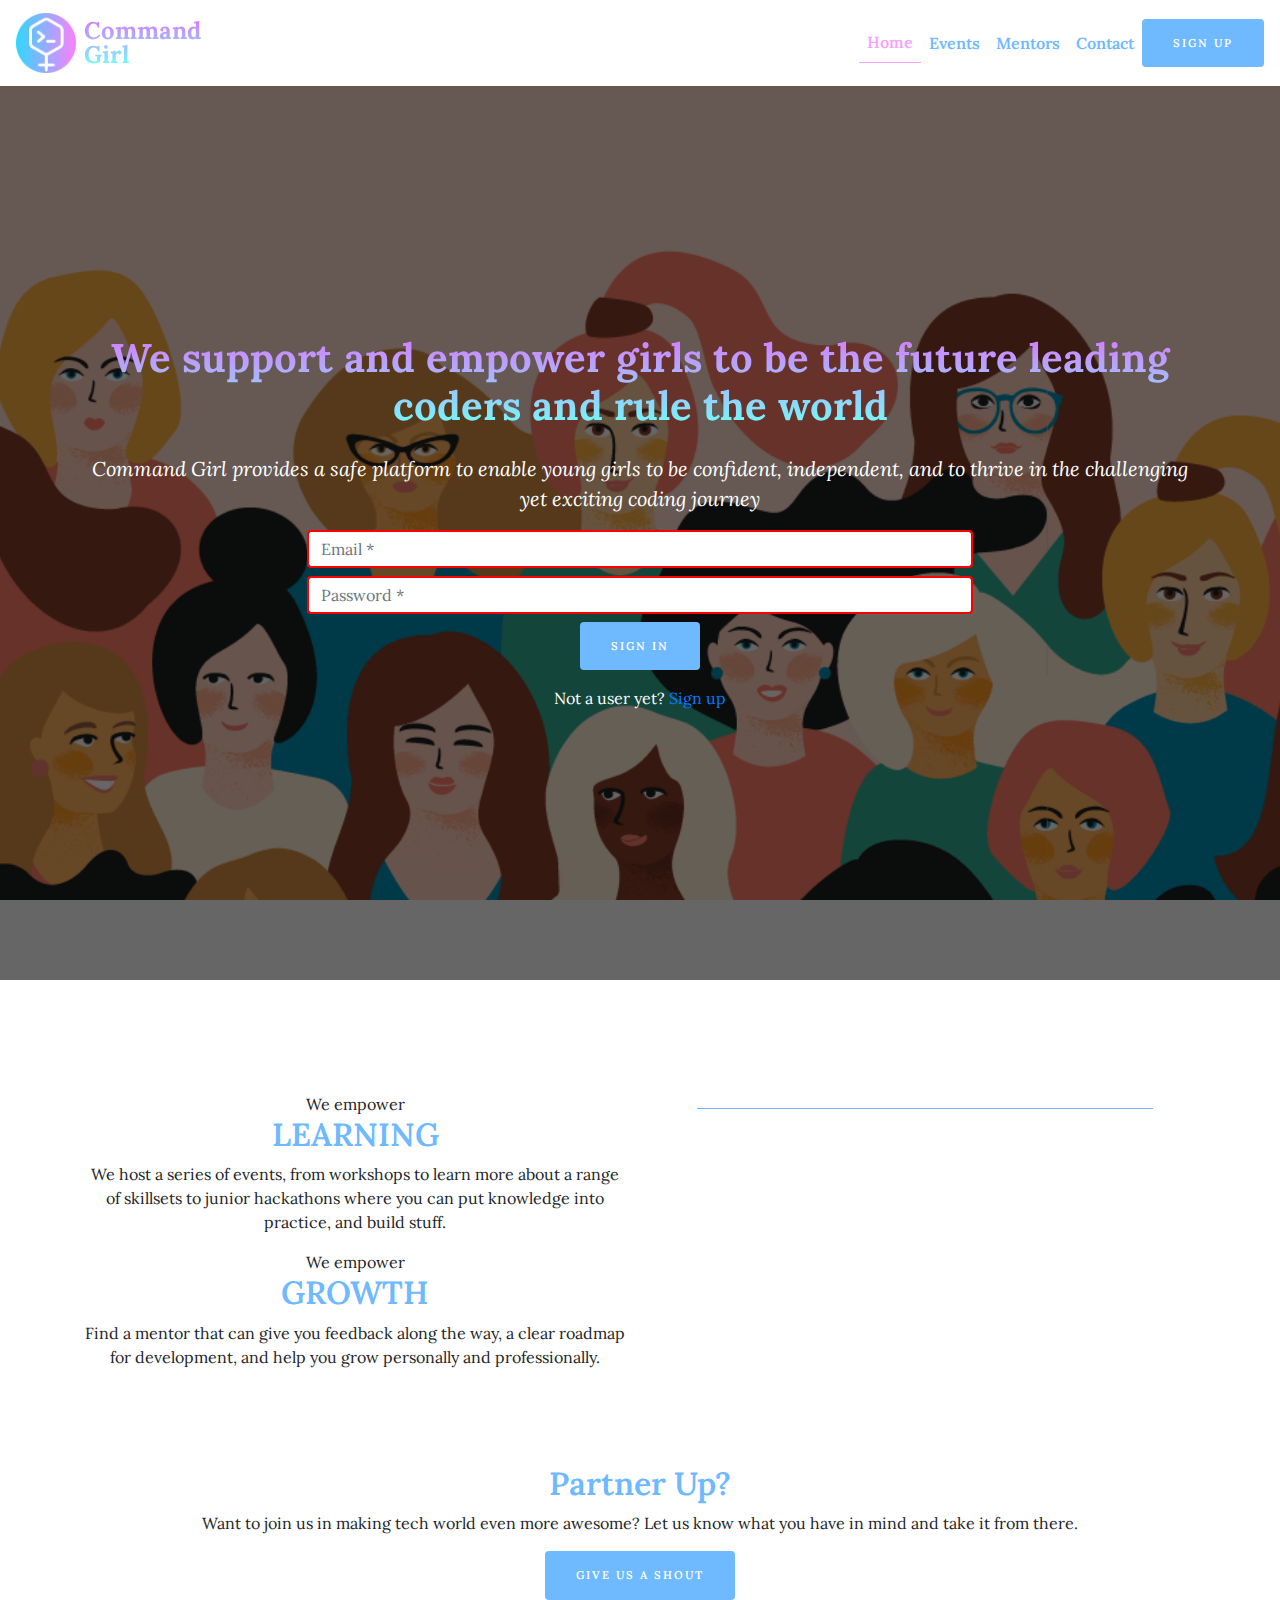
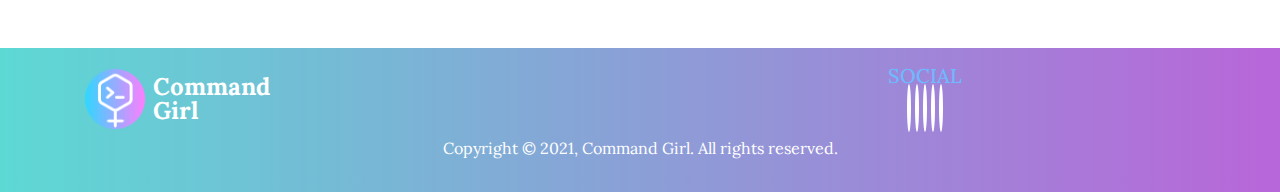
<file: index.html>
<!DOCTYPE html>
<html lang="en">

<head>
    <meta charset="utf-8" />
    <meta name="viewport" content="width=device-width, initial-scale=1, shrink-to-fit=no" />
    <meta name="description" content="" />
    <meta name="author" content="" />
    <title>Command Girl</title>
    <link rel="icon" type="image/x-icon" href="assets/img/logo/favicon.png" />
    <!-- Font Awesome icons (free version)-->
    <link rel="stylesheet" href="https://use.fontawesome.com/releases/v5.15.3/css/all.css"
        integrity="sha384-SZXxX4whJ79/gErwcOYf+zWLeJdY/qpuqC4cAa9rOGUstPomtqpuNWT9wdPEn2fk" crossorigin="anonymous" />
    <!-- Google fonts-->
    <link href="https://fonts.googleapis.com/css?family=Lora:400,700,400italic,700italic" rel="stylesheet"
        type="text/css" />
    <link
        href="https://fonts.googleapis.com/css?family=Open+Sans:300italic,400italic,600italic,700italic,800italic,400,300,600,700,800"
        rel="stylesheet" type="text/css" />
    <!-- Core theme CSS (includes Bootstrap)-->
    <link rel="stylesheet" href="https://stackpath.bootstrapcdn.com/bootstrap/4.3.1/css/bootstrap.min.css"
        integrity="sha384-ggOyR0iXCbMQv3Xipma34MD+dH/1fQ784/j6cY/iJTQUOhcWr7x9JvoRxT2MZw1T" crossorigin="anonymous">
    <link href="css/styles.css" rel="stylesheet" />
</head>

<body>
    <!-- Navigation-->
    <header>
        <nav id="home" class="navbar navbar-expand-md fixed-top px-3">
            <a class="navbar-brand" href="index.html">
                <div class="d-flex align-items-center">
                    <img src="assets/img/logo/logo-icon.png" alt="Command Girl logo" height="60">
                    <div class="logo-name ml-2">Command<br>Girl</div>
                </div>
            </a>
            <button class="navbar-toggler" type="button" data-toggle="collapse" data-target="#navbarNav"
                aria-controls="navbarNav" aria-expanded="false" aria-label="Toggle navigation">
                <i class="fas fa-bars"></i>
            </button>
            <div class="collapse navbar-collapse justify-content-end" id="navbarNav">
                <ul class="navbar-nav align-items-end align-items-md-center">
                    <li class="nav-item">
                        <a class="nav-link active" href="index.html">Home</a>
                    </li>
                    <li class="nav-item">
                        <a class="nav-link" href="events.html">Events</a>
                    </li>
                    <li class="nav-item">
                        <a class="nav-link" href="mentors.html">Mentors</a>
                    </li>
                    <li class="nav-item">
                        <a class="nav-link" href="contact.html">Contact</a>
                    </li>
                    <li class="nav-item">
                        <a href="sign-up.html" class="nav-link d-inline-block d-md-none" role="button">Sign Up</a>
                    </li>
                    <li class="nav-item">
                        <a href="sign-up.html" class="btn btn-primary d-none d-md-inline-block" role="button">Sign
                            Up</a>
                    </li>
                </ul>
            </div>
        </nav>
    </header>
    <main>
        <section class="hero-section">
            <!-- jumbotron-->
            <div class="jumbotron jumbotron-fluid container-fluid text-center">
                <div class="container text-white">
                    <h1 class="font-weight-bold mb-2 mb-lg-4">We support and empower girls to be the future leading
                        coders and rule the world </h1>
                    <p class="lead font-italic">Command Girl provides a safe platform to enable young girls to be
                        confident, independent, and to thrive in the challenging yet exciting coding journey
                    </p>
                    <!-- Sign in form -->
                    <form id="signInForm" class="my-3">
                        <input class="form-control mb-2" type="email" name="email" id="email" aria-label="Email address"
                            placeholder="Email &#42;" required>
                        <input class="form-control mb-2" type="password" name="password" id="password"
                            aria-label="Password" placeholder="Password &#42;" required>
                        <a href="#contact-us" class="btn btn-primary" role="button">Sign In</a>
                    </form>
                    <p class="muted">Not a user yet? <a href="sign-up.html">Sign up</a>
                    </p>
                </div>
            </div>
        </section>
        <!-- Missions -->
        <section class="our-missions container">
            <div class="row text-center">
                <div class="col-12 col-md-6">
                    <span>We empower</span>
                    <h2 class="text-uppercase">Learning</h2>
                    <p>We host a series of events, from workshops to learn more about a range of skillsets to junior
                        hackathons where you can put knowledge into practice, and build stuff.</p>
                </div>
                <hr class="divider-short">
                <div class="col-12 col-md-6">
                    <span>We empower</span>
                    <h2 class="text-uppercase">Growth</h2>
                    <p>Find a mentor that can give you feedback along the way, a clear roadmap for development, and help
                        you grow personally and professionally.</p>
                </div>
            </div>
        </section>
        <!-- end missions -->
        <!-- Partner up -->
        <section class=" partner-up container text-center">
            <h2>Partner Up?</h2>
            <p>Want to join us in making tech world even more awesome? Let us know what you have in mind and take it
                from there.</p>
            <button type="button" data-toggle="modal" data-target="#partnerModal" class="btn btn-primary">Give us a
                shout</button>
        </section>
        <!-- end partner up -->
        <!-- Partner up modal-->
        <div class="modal fade" id="partnerModal" tabindex="-1" role="dialog" aria-labelledby="partnerModalForm"
            aria-hidden="true">
            <div class="modal-dialog" role="document">
                <div class="modal-content">
                    <div class="modal-header">
                        <h5 class="modal-title" id="partnerModalForm">Partner Up!</h5>
                        <button type="button" class="close" data-dismiss="modal" aria-label="Close">
                            <span aria-hidden="true">&times;</span>
                        </button>
                    </div>
                    <div class="modal-body">
                        <form id="partnerContactForm">
                            <input class="form-control mb-2" type="text" name="partnerName" id="partnerName"
                                aria-label="Full name" placeholder="Name &#42;" pattern="([A-zÀ-ž\s]){2,}" required>
                            <input class="form-control mb-2" type="text" name="partnerOrganization"
                                id="partnerOrganization" aria-label="Partner Organization"
                                placeholder="Company / Organization &#42;" minlength="2" required>
                            <input class="form-control mb-2" type="tel" name="phone" id="phone"
                                aria-label="Phone number" placeholder="Phone &#42;" pattern="[0-9]{6}" required>
                            <input class="form-control mb-2" type="email" name="email" id="email"
                                aria-label="Email address" placeholder="Email &#42;" required>
                            <textarea class="form-control" rows="5" placeholder="Message &#42;" minlength="10" required></textarea>
                            <input type="submit" class="btn btn-primary mt-3" value="Send">
                        </form>
                    </div>
                    <!-- <div class="modal-footer">
                        <button type="button" class="btn btn-secondary" data-dismiss="modal">Close</button>
                        <button type="button" class="btn btn-primary">Save changes</button>
                    </div> -->
                </div>
            </div>
        </div>
        <!-- / end Partner up modal -->
        <footer class="footer-wrapper position-relative">
            <div class="container text-white mt-5 py-3">
                <div class="row">
                    <div class="col-6">
                        <a class="navbar-brand" href="index.html">
                            <div class="d-flex align-items-center">
                                <img src="assets/img/logo/logo-icon.png" alt="Command Girl logo" height="60">
                                <div class="logo-name--footer ml-2">Command<br>Girl</div>
                            </div>
                        </a>
                    </div>
                    <div class="col-6 text-center">
                        <h5 class="text-uppercase footer-heading">Social</h5>
                        <ul class="list-inline social-links">
                            <li class="list-inline-item mr-0">
                                <a href="http://www.facebook.com" target="_blank">
                                    <i class="fab fa-facebook-f" aira-hidden="true"></i>
                                    <span class="sr-only">Facebook</span>
                                </a>
                            </li>
                            <li class="list-inline-item mr-0">
                                <a href="http://www.twitter.com" target="_blank">
                                    <i class="fab fa-twitter" aria-hidden="true"></i>
                                    <span class="sr-only">Twitter</span>
                                </a>
                            </li>
                            <li class="list-inline-item mr-0">
                                <a href="http://www.linkedin.com" target="_blank">
                                    <i class="fab fa-linkedin-in" aria-hidden="true"></i>
                                    <span class="sr-only">LinkedIn</span>
                                </a>
                            </li>
                            <li class="list-inline-item mr-0">
                                <a href="http://www.instagram.com" target="_blank">
                                    <i class="fab fa-instagram" aria-hidden="true"></i>
                                    <span class="sr-only">Instagram</span>
                                </a>
                            </li>
                            <li class="list-inline-item mr-0">
                                <a href="http://www.youtube.com" target="_blank">
                                    <i class="fab fa-youtube" aria-hidden="true"></i>
                                    <span class="sr-only">Youtube</span>
                                </a>
                            </li>
                        </ul>
                    </div>
                </div>
                <p class="text-center">Copyright © 2021, Command Girl. All rights reserved.</p>
            </div>
        </footer>
        <script src="https://code.jquery.com/jquery-3.3.1.slim.min.js"
            integrity="sha384-q8i/X+965DzO0rT7abK41JStQIAqVgRVzpbzo5smXKp4YfRvH+8abtTE1Pi6jizo"
            crossorigin="anonymous"></script>
        <script src="https://cdnjs.cloudflare.com/ajax/libs/popper.js/1.14.7/umd/popper.min.js"
            integrity="sha384-UO2eT0CpHqdSJQ6hJty5KVphtPhzWj9WO1clHTMGa3JDZwrnQq4sF86dIHNDz0W1"
            crossorigin="anonymous"></script>
        <script src="https://stackpath.bootstrapcdn.com/bootstrap/4.3.1/js/bootstrap.min.js"
            integrity="sha384-JjSmVgyd0p3pXB1rRibZUAYoIIy6OrQ6VrjIEaFf/nJGzIxFDsf4x0xIM+B07jRM"
            crossorigin="anonymous"></script>
        <script src="js/script.js"></script>
</body>

</html>
</file>
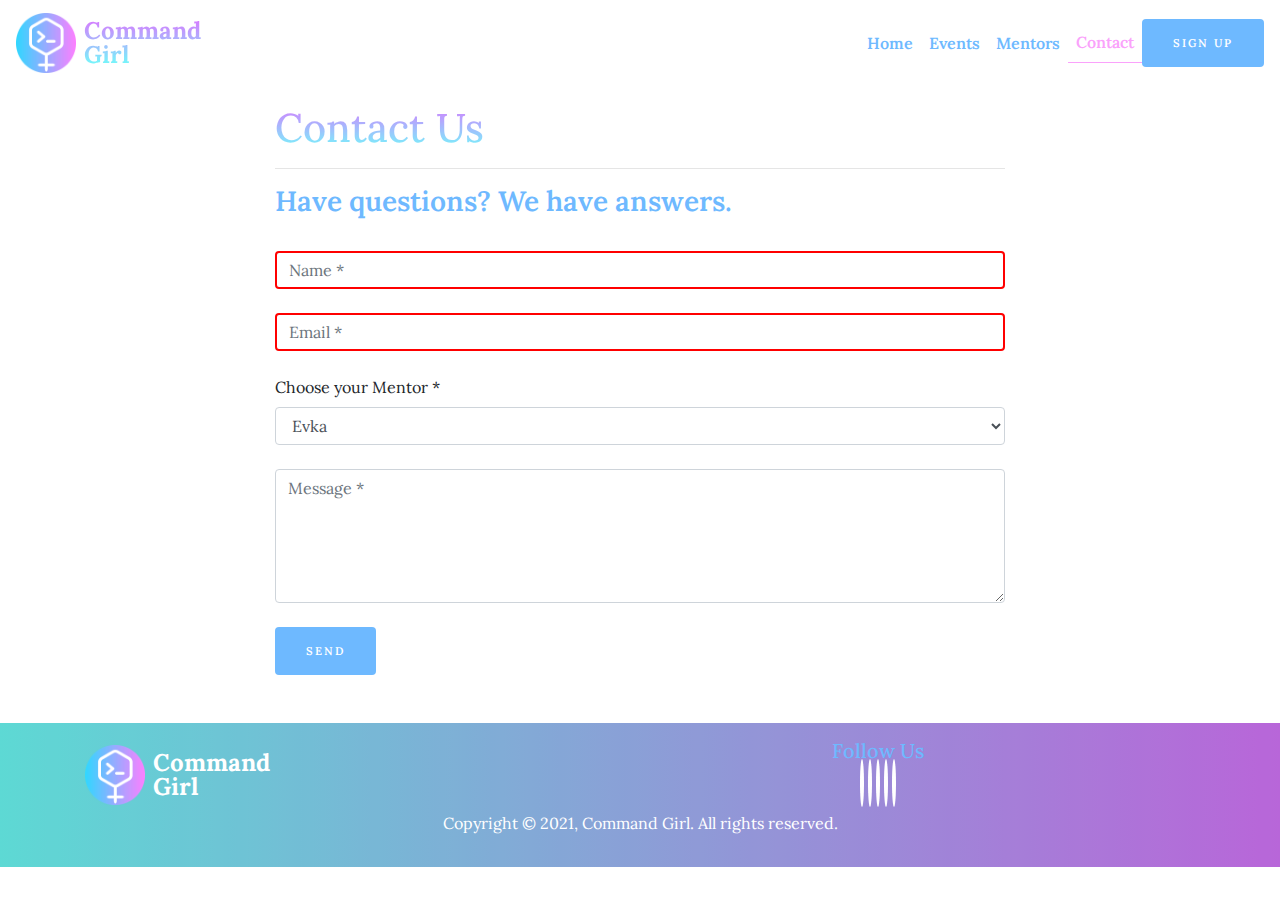
<file: contact.html>
<!DOCTYPE html>
<html lang="en">

<head>
    <meta charset="utf-8" />
    <meta name="viewport" content="width=device-width, initial-scale=1, shrink-to-fit=no" />
    <meta name="description" content="" />
    <meta name="author" content="" />
    <title>Command Girl</title>
    <link rel="icon" type="image/x-icon" href="assets/img/logo/favicon.png" />
    <!-- Font Awesome icons (free version)-->
    <link rel="stylesheet" href="https://use.fontawesome.com/releases/v5.15.3/css/all.css"
        integrity="sha384-SZXxX4whJ79/gErwcOYf+zWLeJdY/qpuqC4cAa9rOGUstPomtqpuNWT9wdPEn2fk" crossorigin="anonymous" />
    <!-- Google fonts-->
    <link href="https://fonts.googleapis.com/css?family=Lora:400,700,400italic,700italic" rel="stylesheet"
        type="text/css" />
    <link
        href="https://fonts.googleapis.com/css?family=Open+Sans:300italic,400italic,600italic,700italic,800italic,400,300,600,700,800"
        rel="stylesheet" type="text/css" />
    <!-- Core theme CSS (includes Bootstrap)-->
    <link rel="stylesheet" href="https://stackpath.bootstrapcdn.com/bootstrap/4.3.1/css/bootstrap.min.css"
        integrity="sha384-ggOyR0iXCbMQv3Xipma34MD+dH/1fQ784/j6cY/iJTQUOhcWr7x9JvoRxT2MZw1T" crossorigin="anonymous">
    <link href="css/styles.css" rel="stylesheet" type="text/css" />
</head>

<body>
    <!-- Navigation-->
    <header>
        <nav id="home" class="navbar navbar-expand-md fixed-top px-3">
            <a class="navbar-brand" href="index.html">
                <div class="d-flex align-items-center">
                    <img src="assets/img/logo/logo-icon.png" alt="Command Girl logo" height="60">
                    <div class="logo-name ml-2">Command<br>Girl</div>
                </div>
            </a>
            <button class="navbar-toggler" type="button" data-toggle="collapse" data-target="#navbarNav"
                aria-controls="navbarNav" aria-expanded="false" aria-label="Toggle navigation">
                <i class="fas fa-bars"></i>
            </button>
            <div class="collapse navbar-collapse justify-content-end" id="navbarNav">
                <ul class="navbar-nav align-items-end align-items-md-center">
                    <li class="nav-item">
                        <a class="nav-link" href="index.html">Home</a>
                    </li>
                    <li class="nav-item">
                        <a class="nav-link" href="events.html">Events</a>
                    </li>
                    <li class="nav-item">
                        <a class="nav-link" href="mentors.html">Mentors</a>
                    </li>
                    <li class="nav-item">
                        <a class="nav-link active" href="contact.html">Contact</a>
                    </li>
                    <li class="nav-item">
                        <a href="sign-up.html" class="nav-link d-inline-block d-md-none" role="button">Sign Up</a>
                    </li>
                    <li class="nav-item">
                        <a href="sign-up.html" class="btn btn-primary d-none d-md-inline-block" role="button">Sign
                            Up</a>
                    </li>
                </ul>
            </div>
        </nav>
    </header>
    <main>
        <!-- Page Header-->
        <section class="masthead">
            <div class="container">
                <div class="row">
                    <div class="col-lg-8 col-md-10 mx-auto">
                        <div class="page-heading"><br>
                            <h1>Contact Us</h1>
                            <hr class="" />
                            <h3>Have questions? We have answers.</h3>
                        </div>
                    </div>
                </div>
            </div>
        </section>
        <!-- Main Content-->
        <div class="container">
            <div class="row">
                <div class="col-lg-8 col-md-10 mx-auto">
                    <form id="mentorContactForm" action="mailto:someone@example.com" method="post" enctype="text/plain">
                        <br>
                        <input class="form-control" id="name" type="text" name="name" placeholder="Name &#42;"
                            pattern="([A-zÀ-ž\s]){2,}" required><br>
                        <input class="form-control" id="mail" type="email" name="mail" placeholder="Email &#42;" required><br>
                        <label for="mentor">Choose your Mentor &#42;</label>
                        <select class="form-control" id="mentor" name="mentor">
                            <option value="evka">Evka</option>
                            <option value="kim">Kim</option>
                            <option value="louis">Louis</option>
                            <option value="thanh">Thanh</option>
                            <option value="vanessa">Vanessa</option>
                        </select><br>
                        <textarea class="form-control" id="message" name="message" rows="5" placeholder="Message &#42;"
                            minlength="10" required></textarea><br>
                        <input type="submit" class="btn btn-primary" value="Send">
                    </form>
                </div>
            </div>
        </div>
        <!-- Contact form success modal -->
        <div class="modal fade" id="messageSentModal" tabindex="-1" aria-labelledby="messageSentSuccess"
            aria-hidden="true">
            <div class="modal-dialog">
                <div class="modal-content">
                    <div class="modal-header">
                        <h5 class="modal-title" id="messageSentSuccess">Message sent!</h5>
                        <button type="button" class="close" data-dismiss="modal" aria-label="Close">
                            <span aria-hidden="true">&times;</span>
                        </button>
                    </div>
                    <div class="modal-body">
                        Thank you for contacting us. We will get back to you shortly!
                    </div>
                    <div class="modal-footer">
                        <button type="button" class="btn btn-secondary" data-dismiss="modal">Close</button>
                    </div>
                </div>
            </div>
        </div>
        <!-- end of modal -->
    </main>
    <footer class="footer-wrapper position-relative">
        <div class="container text-white mt-5 py-3">
            <div class="row align-items-center">
                <div class="col-5">
                    <a class="navbar-brand" href="index.html">
                        <div class="d-flex align-items-center">
                            <img src="assets/img/logo/logo-icon.png" alt="Command Girl logo" height="60">
                            <div class="logo-name--footer ml-2 d-none d-md-inline-block">Command<br>Girl</div>
                        </div>
                    </a>
                </div>
                <div class="col-7 text-center">
                    <h5>Follow Us</h5>
                    <ul class="list-inline social-links">
                        <li class="list-inline-item mr-0">
                            <a href="http://www.facebook.com" target="_blank">
                                <i class="fab fa-facebook-f" aria-hidden="true"></i>
                                <span class="sr-only">Facebook</span>
                            </a>
                        </li>
                        <li class="list-inline-item mr-0">
                            <a href="http://www.twitter.com" target="_blank">
                                <i class="fab fa-twitter" aria-hidden="true"></i>
                                <span class="sr-only">Twitter</span>
                            </a>
                        </li>
                        <li class="list-inline-item mr-0">
                            <a href="http://www.linkedin.com" target="_blank">
                                <i class="fab fa-linkedin-in" aria-hidden="true"></i>
                                <span class="sr-only">LinkedIn</span>
                            </a>
                        </li>
                        <li class="list-inline-item mr-0">
                            <a href="http://www.instagram.com" target="_blank">
                                <i class="fab fa-instagram" aria-hidden="true"></i>
                                <span class="sr-only">Instagram</span>
                            </a>
                        </li>
                        <li class="list-inline-item mr-0">
                            <a href="http://www.youtube.com" target="_blank">
                                <i class="fab fa-youtube" aria-hidden="true"></i>
                                <span class="sr-only">Youtube</span>
                            </a>
                        </li>
                    </ul>
                </div>
            </div>
            <p class="text-center">Copyright © 2021, Command Girl. All rights reserved.</p>
        </div>
    </footer>
    <!-- Bootstrap core JS-->
    <script src="https://code.jquery.com/jquery-3.5.1.min.js"></script>
    <script src="https://cdn.jsdelivr.net/npm/bootstrap@4.6.0/dist/js/bootstrap.bundle.min.js"></script>
    <!-- Core theme JS-->
    <script src="js/script.js"></script>
</body>

</html>
</file>
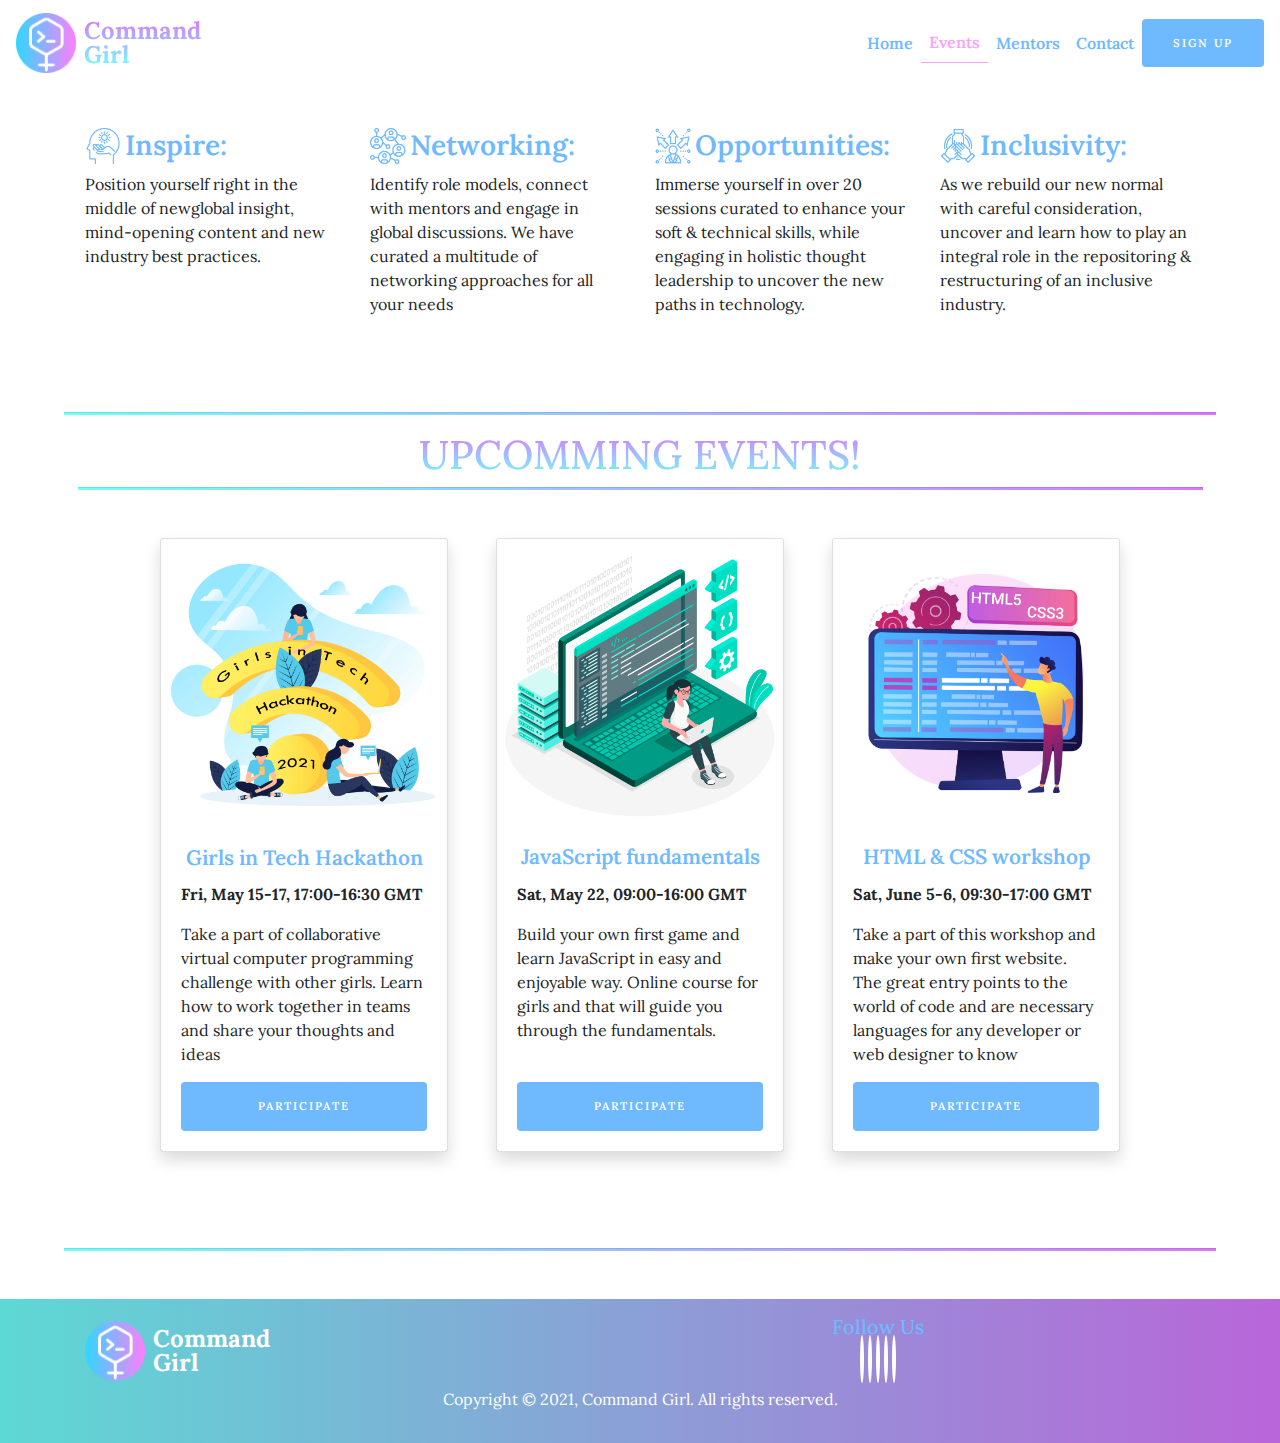
<file: events.html>
<!DOCTYPE html>
<html lang="en">

<head>
    <meta charset="utf-8" />
    <meta name="viewport" content="width=device-width, initial-scale=1, shrink-to-fit=no" />
    <meta name="description" content="" />
    <meta name="author" content="" />
    <title>Command Girl</title>
    <link rel="icon" type="image/x-icon" href="assets/img/logo/favicon.png" />
    <!-- Font Awesome icons (free version)-->
    <link rel="stylesheet" href="https://use.fontawesome.com/releases/v5.15.3/css/all.css"
        integrity="sha384-SZXxX4whJ79/gErwcOYf+zWLeJdY/qpuqC4cAa9rOGUstPomtqpuNWT9wdPEn2fk" crossorigin="anonymous" />
    <!-- Google fonts-->
    <link href="https://fonts.googleapis.com/css?family=Lora:400,700,400italic,700italic" rel="stylesheet"
        type="text/css" />
    <link
        href="https://fonts.googleapis.com/css?family=Open+Sans:300italic,400italic,600italic,700italic,800italic,400,300,600,700,800"
        rel="stylesheet" type="text/css" />

    <!-- Core theme CSS (includes Bootstrap)-->
    <link rel="stylesheet" href="https://stackpath.bootstrapcdn.com/bootstrap/4.3.1/css/bootstrap.min.css"
        integrity="sha384-ggOyR0iXCbMQv3Xipma34MD+dH/1fQ784/j6cY/iJTQUOhcWr7x9JvoRxT2MZw1T" crossorigin="anonymous">
    <link href="css/styles.css" rel="stylesheet" />
</head>

<body>
    <!-- Navigation-->
    <header>
        <nav id="home" class="navbar navbar-expand-md fixed-top px-3">
            <a class="navbar-brand" href="index.html">
                <div class="d-flex align-items-center">
                    <img src="assets/img/logo/logo-icon.png" alt="Command Girl logo" height="60">
                    <div class="logo-name ml-2">Command<br>Girl</div>
                </div>
            </a>
            <button class="navbar-toggler" type="button" data-toggle="collapse" data-target="#navbarNav"
                aria-controls="navbarNav" aria-expanded="false" aria-label="Toggle navigation">
                <i class="fas fa-bars"></i>
            </button>
            <div class="collapse navbar-collapse justify-content-end" id="navbarNav">
                <ul class="navbar-nav align-items-end align-items-md-center">
                    <li class="nav-item">
                        <a class="nav-link" href="index.html">Home</a>
                    </li>
                    <li class="nav-item">
                        <a class="nav-link active" href="events.html">Events</a>
                    </li>
                    <li class="nav-item">
                        <a class="nav-link" href="mentors.html">Mentors</a>
                    </li>
                    <li class="nav-item">
                        <a class="nav-link" href="contact.html">Contact</a>
                    </li>
                    <li class="nav-item">
                        <a href="sign-up.html" class="nav-link d-inline-block d-md-none" role="button">Sign Up</a>
                    </li>
                    <li class="nav-item">
                        <a href="sign-up.html" class="btn btn-primary d-none d-md-inline-block" role="button">Sign
                            Up</a>
                    </li>
                </ul>
            </div>
        </nav>
    </header>
    <main>
        <section>
            <div class="container mt-5">
                <!--CREDIT: Content taken from webite and modified: https://www.women-in-tech-dublin.com/-->
                <div class="row">
                    <div class="col-12 col-md-3">
                        <!-- CREDIT: Icons made by "https://www.freepik.com" and customised-->
                        <h3 class="d-flex align-items-center">
                            <img src="assets/img/inspire.png" alt="inspire-icon" width="36" class="mr-1">
                            Inspire:
                        </h3>
                        <p>Position yourself right in the middle of newglobal insight, mind-opening content and new industry best practices.</p>
                    </div>
                    <div class="col-12 col-md-3">
                        <!-- CREDIT: Icons made by "https://www.freepik.com" and customised-->
                        <h3 class="d-flex align-items-center">
                            <img src="assets/img/network.png" alt="network-icon" width="36" class="mr-1"> Networking:
                            </h3>
                        <p>Identify role models, connect with mentors and engage in global discussions. We have curated a multitude of networking approaches for all your needs</p>
                    </div>
                    <div class="col-12 col-md-3">
                        <!-- CREDIT: Icons made by "https://www.freepik.com" and customised-->
                        <h3 class="d-flex align-items-center">
                            <img src="assets/img/opportunities.png" alt="opportunities-icon" width="36" class="mr-1"> Opportunities:
                            </h3>
                        <p>Immerse yourself in over 20 sessions curated to enhance your soft & technical skills, while engaging in holistic thought leadership to uncover the new paths in technology.</p>
                    </div>
                    <div class="col-12 col-md-3">
                        <!-- CREDIT: Icons made by "https://www.freepik.com" and customised-->
                        <h3 class="d-flex align-items-center"><img src="assets/img/inclusivity.png" alt="inclusivity-icon" width="36" class="mr-1">
                            Inclusivity:
                        </h3>
                        <p>As we rebuild our new normal with careful consideration, uncover and learn how to play an integral role in the repositoring & restructuring of an inclusive industry.</p>
                    </div>
                </div>
            </div>
            <hr class="divider-section">

            <!--events cards-->
            <div class="container-fluid">
                <h1 class="partner-heading"> Upcomming Events!</h1>
                <hr class="divider-section mt-0 mb-5">
                <!--card event 1-->
                <div class="row d-flex justify-content-center">
                    <div class="col-sm-12 col-lg-3 d-flex justify-content-center mb-3 mx-2">
                        <div class="card h-100 shadow rounded" style="width: 18rem;">
                            <!-- CREDIT: Icons made by "https://www.freepik.com" and customised in photoshop-->
                            <img src="assets/img/event1.png" class="card-img-top card-event-style"
                                alt="girls in thech hackathon">
                            <div class="card-body d-flex flex-column">
                                <h5 class="card-title text-center event-style">Girls in Tech Hackathon</h5>
                                <p><strong>Fri, May 15-17, 17:00-16:30 GMT</strong></p>
                                <p class="card-text">Take a part of collaborative virtual computer programming challenge
                                    with other girls. Learn how to work together in teams and share your thoughts and
                                    ideas
                                </p>
                                <button type="button" class="btn btn-primary mt-auto"
                                    data-toggle="modal" data-target="#participateModal">
                                    Participate
                                </button>
                            </div>
                        </div>
                    </div>

                    <!--card event 2-->
                    <div class="col-sm-12 col-lg-3 d-flex justify-content-center mb-3 mx-2">
                        <div class="card h-100 shadow rounded " style="width: 18rem;">
                            <!-- CREDIT: Icons made by "https://www.freepik.com"-->
                            <img src="assets/img/event2.jpg" class="card-img-top" alt="the girl with laptop">
                            <div class="card-body d-flex flex-column">
                                <h5 class="card-title text-center event-style">JavaScript fundamentals</h5>
                                <p><strong>Sat, May 22, 09:00-16:00 GMT</strong></p>
                                <p class="card-text">Build your own first game and learn JavaScript in easy and
                                    enjoyable
                                    way. Online course for girls and that will guide you through the fundamentals. </p>
                                <button type="button" class="btn btn-primary mt-auto"
                                    data-toggle="modal" data-target="#participateModal">
                                    Participate
                                </button>
                            </div>
                        </div>
                    </div>

                    <!--card event 3-->
                    <div class="col-sm-12 col-lg-3 d-flex justify-content-center mb-3 mx-2">
                        <div class="card h-100 shadow rounded" style="width: 18rem;">
                            <!-- CREDIT: Icons made by "https://www.freepik.com" and customised in photoshop-->
                            <img src="assets/img/event3.png" class="card-img-top" alt="a teacher at the board">
                            <div class="card-body d-flex flex-column">
                                <h5 class="card-title text-center event-style">HTML & CSS workshop</h5>
                                <p><strong>Sat, June 5-6, 09:30-17:00 GMT</strong></p>
                                <p class="card-text">Take a part of this workshop and make your own first website. The great entry points to the world of code and are necessary languages for any developer or web designer to know </p>
                                <button type="button" class="btn btn-primary mt-auto"
                                    data-toggle="modal" data-target="#participateModal">
                                    Participate
                                </button>
                            </div>
                        </div>
                    </div>
                </div>
            </div>
            <!--end events cards-->
        </section>
        
        <hr class="divider-section" />
    </main>
    <!--Modal for participate buttons-->
    <div class="modal fade" id="participateModal" tabindex="-1" aria-labelledby="participateModalLabel"
        aria-hidden="true">
        <div class="modal-dialog">
            <div class="modal-content">
                <div class="modal-header">
                    <button type="button" class="close" data-dismiss="modal" aria-label="Close">
                        <span aria-hidden="true">&times;</span>
                    </button>
                </div>
                <div class="modal-body text-center">
                    Thank you for interest in participating! <span>&#10084;</span>  You will receive further information about the event soon!
                </div>
                <div class="modal-footer">
                    <button type="button" class="btn btn-primary" data-dismiss="modal">Close</button>
                </div>
            </div>
        </div>
    </div>
    <!--end modal-->

    <!-- back to top button -->
    <div id="returnToTop">
        <a class="bttt-button" href="#">
            <i class="fas fa-chevron-up tooltipped" data-tooltip="BACK TO TOP"></i>
        </a>
    </div>
    <!-- Footer-->
    <footer class="footer-wrapper position-relative">
        <div class="container text-white mt-5 py-3">
            <div class="row align-items-center">
                <div class="col-5">
                    <a class="navbar-brand" href="index.html">
                        <div class="d-flex align-items-center">
                            <img src="assets/img/logo/logo-icon.png" alt="Command Girl logo" height="60">
                            <div class="logo-name--footer ml-2 d-none d-md-inline-block">Command<br>Girl</div>
                        </div>
                    </a>
                </div>
                <div class="col-7 text-center">
                    <h5>Follow Us</h5>
                    <ul class="list-inline social-links">
                        <li class="list-inline-item mr-0">
                            <a href="http://www.facebook.com" target="_blank">
                                <i class="fab fa-facebook-f" aria-hidden="true"></i>
                                <span class="sr-only">Facebook</span>
                            </a>
                        </li>
                        <li class="list-inline-item mr-0">
                            <a href="http://www.twitter.com" target="_blank">
                                <i class="fab fa-twitter" aria-hidden="true"></i>
                                <span class="sr-only">Twitter</span>
                            </a>
                        </li>
                        <li class="list-inline-item mr-0">
                            <a href="http://www.linkedin.com" target="_blank">
                                <i class="fab fa-linkedin-in" aria-hidden="true"></i>
                                <span class="sr-only">LinkedIn</span>
                            </a>
                        </li>
                        <li class="list-inline-item mr-0">
                            <a href="http://www.instagram.com" target="_blank">
                                <i class="fab fa-instagram" aria-hidden="true"></i>
                                <span class="sr-only">Instagram</span>
                            </a>
                        </li>
                        <li class="list-inline-item mr-0">
                            <a href="http://www.youtube.com" target="_blank">
                                <i class="fab fa-youtube" aria-hidden="true"></i>
                                <span class="sr-only">Youtube</span>
                            </a>
                        </li>
                    </ul>
                </div>
            </div>
            <p class="text-center">Copyright © 2021, Command Girl. All rights reserved.</p>
        </div>
    </footer>


    <!-- Bootstrap core JS-->

    <script src="https://code.jquery.com/jquery-3.5.1.min.js"></script>
    <script src="https://cdn.jsdelivr.net/npm/bootstrap@4.6.0/dist/js/bootstrap.bundle.min.js"></script>
    <!-- Core theme JS-->
    <script src="js/script.js"></script>
</body>

</html>
</file>
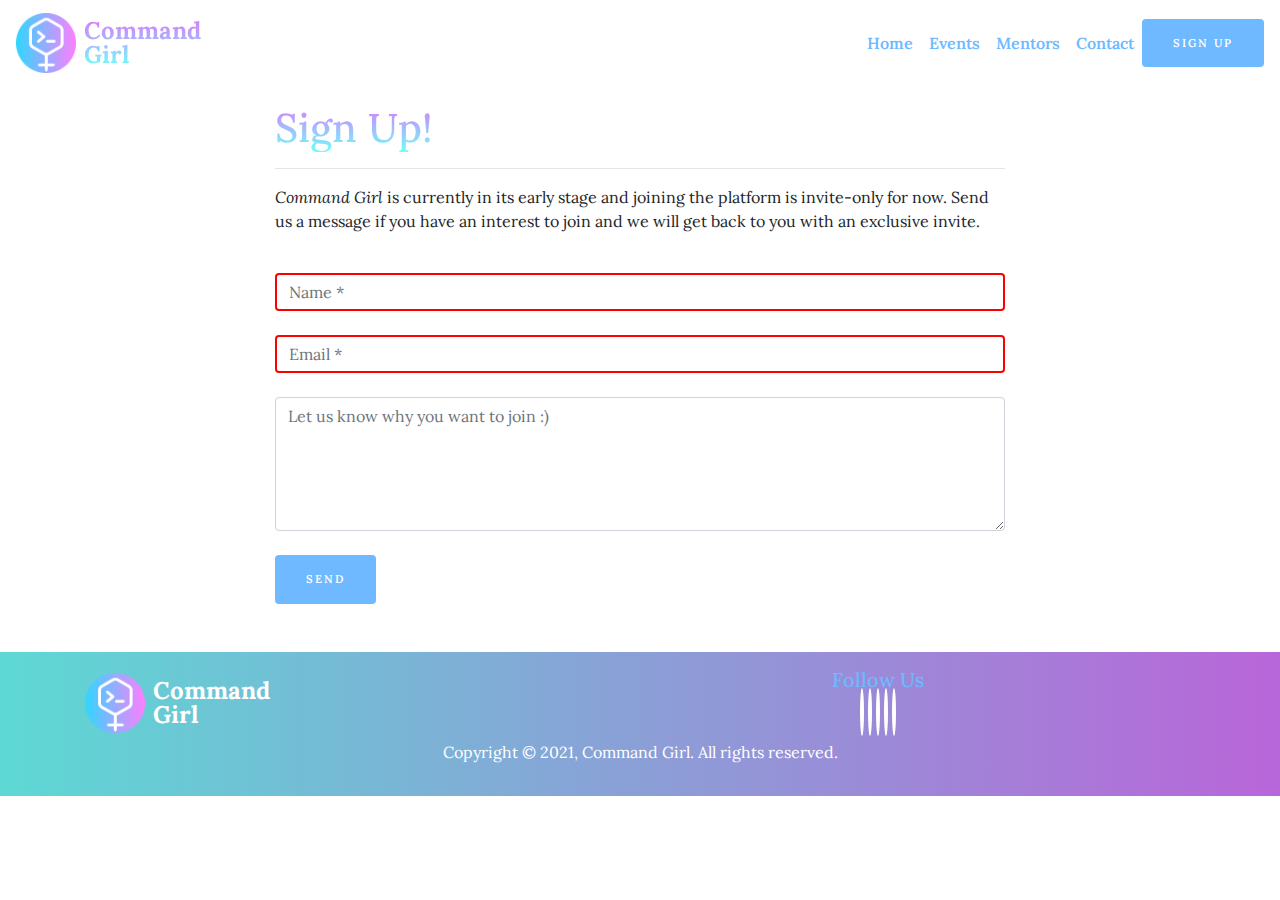
<file: sign-up.html>
<!DOCTYPE html>
<html lang="en">

<head>
    <meta charset="utf-8" />
    <meta name="viewport" content="width=device-width, initial-scale=1, shrink-to-fit=no" />
    <meta name="description" content="" />
    <meta name="author" content="" />
    <title>Command Girl</title>
    <link rel="icon" type="image/x-icon" href="assets/img/logo/favicon.png" />
    <!-- Font Awesome icons (free version)-->
    <link rel="stylesheet" href="https://use.fontawesome.com/releases/v5.15.3/css/all.css"
        integrity="sha384-SZXxX4whJ79/gErwcOYf+zWLeJdY/qpuqC4cAa9rOGUstPomtqpuNWT9wdPEn2fk" crossorigin="anonymous" />
    <!-- Google fonts-->
    <link href="https://fonts.googleapis.com/css?family=Lora:400,700,400italic,700italic" rel="stylesheet"
        type="text/css" />
    <link
        href="https://fonts.googleapis.com/css?family=Open+Sans:300italic,400italic,600italic,700italic,800italic,400,300,600,700,800"
        rel="stylesheet" type="text/css" />
    <!-- Core theme CSS (includes Bootstrap)-->
    <link rel="stylesheet" href="https://stackpath.bootstrapcdn.com/bootstrap/4.3.1/css/bootstrap.min.css"
        integrity="sha384-ggOyR0iXCbMQv3Xipma34MD+dH/1fQ784/j6cY/iJTQUOhcWr7x9JvoRxT2MZw1T" crossorigin="anonymous">
    <link href="css/styles.css" rel="stylesheet" type="text/css" />
</head>

<body>
    <!-- Navigation-->
    <header>
        <nav id="home" class="navbar navbar-expand-md fixed-top px-3">
            <a class="navbar-brand" href="index.html">
                <div class="d-flex align-items-center">
                    <img src="assets/img/logo/logo-icon.png" alt="Command Girl logo" height="60">
                    <div class="logo-name ml-2">Command<br>Girl</div>
                </div>
            </a>
            <button class="navbar-toggler" type="button" data-toggle="collapse" data-target="#navbarNav"
                aria-controls="navbarNav" aria-expanded="false" aria-label="Toggle navigation">
                <i class="fas fa-bars"></i>
            </button>
            <div class="collapse navbar-collapse justify-content-end" id="navbarNav">
                <ul class="navbar-nav align-items-end align-items-md-center">
                    <li class="nav-item">
                        <a class="nav-link" href="index.html">Home</a>
                    </li>
                    <li class="nav-item">
                        <a class="nav-link" href="events.html">Events</a>
                    </li>
                    <li class="nav-item">
                        <a class="nav-link" href="mentors.html">Mentors</a>
                    </li>
                    <li class="nav-item">
                        <a class="nav-link" href="contact.html">Contact</a>
                    </li>
                    <li class="nav-item">
                        <a href="sign-up.html" class="nav-link d-inline-block d-md-none" role="button">Sign Up</a>
                    </li>
                    <li class="nav-item">
                        <a href="sign-up.html" class="btn btn-primary d-none d-md-inline-block" role="button">Sign
                            Up</a>
                    </li>
                </ul>
            </div>
        </nav>
    </header>
    <main>
        <!-- Page Header-->
        <section class="masthead">
            <div class="container">
                <div class="row">
                    <div class="col-lg-8 col-md-10 mx-auto">
                        <div class="page-heading"><br>
                            <h1>Sign Up!</h1>
                            <hr class="" />
                            <p><i>Command Girl</i> is currently in its early stage and joining the platform is invite-only for now. Send us a message if you have an interest to join and we will get back to you with an exclusive invite.</p>
                        </div>
                    </div>
                </div>
            </div>
        </section>
        <!-- Main Content-->
        <div class="container">
            <div class="row">
                <div class="col-lg-8 col-md-10 mx-auto">
                    <form id="signUpForm" action="mailto:someone@example.com" method="post" enctype="text/plain"><br>
                        <input class="form-control" id="signUpName" type="text" name="signUpName" placeholder="Name &#42;" pattern="([A-zÀ-ž\s]){2,}" required><br>
                        <input class="form-control" id="signUpEmail"  type="email" name="signUpEmail" placeholder="Email &#42;" required><br>
                        <textarea class="form-control" id="message" name="message" rows="5" placeholder="Let us know why you want to join :)" minlength="10" required></textarea><br>
                        <input type="submit" class="btn btn-primary" value="Send">
                    </form>
                </div>
            </div>
        </div>
        <!-- Contact form success modal -->
        <div class="modal fade" id="messageSentModal" tabindex="-1" aria-labelledby="messageSentSuccess" aria-hidden="true">
                <div class="modal-dialog">
                  <div class="modal-content">
                    <div class="modal-header">
                      <h5 class="modal-title" id="messageSentSuccess">Message sent!</h5>
                      <button type="button" class="close" data-dismiss="modal" aria-label="Close">
                        <span aria-hidden="true">&times;</span>
                      </button>
                    </div>
                    <div class="modal-body">
                      Thank you for contacting us. We will get back to you shortly!
                    </div>
                    <div class="modal-footer">
                      <button type="button" class="btn btn-secondary" data-dismiss="modal">Close</button>
                    </div>
                  </div>
                </div>
              </div>
        <!-- end of modal -->
    </main>
    <footer class="footer-wrapper position-relative">
        <div class="container text-white mt-5 py-3">
            <div class="row align-items-center">
                <div class="col-5">
                    <a class="navbar-brand" href="index.html">
                        <div class="d-flex align-items-center">
                            <img src="assets/img/logo/logo-icon.png" alt="Command Girl logo" height="60">
                            <div class="logo-name--footer ml-2 d-none d-md-inline-block">Command<br>Girl</div>
                        </div>
                    </a>
                </div>
                <div class="col-7 text-center">
                    <h5>Follow Us</h5>
                    <ul class="list-inline social-links">
                        <li class="list-inline-item mr-0">
                            <a href="http://www.facebook.com" target="_blank">
                                <i class="fab fa-facebook-f" aria-hidden="true"></i>
                                <span class="sr-only">Facebook</span>
                            </a>
                        </li>
                        <li class="list-inline-item mr-0">
                            <a href="http://www.twitter.com" target="_blank">
                                <i class="fab fa-twitter" aria-hidden="true"></i>
                                <span class="sr-only">Twitter</span>
                            </a>
                        </li>
                        <li class="list-inline-item mr-0">
                            <a href="http://www.linkedin.com" target="_blank">
                                <i class="fab fa-linkedin-in" aria-hidden="true"></i>
                                <span class="sr-only">LinkedIn</span>
                            </a>
                        </li>
                        <li class="list-inline-item mr-0">
                            <a href="http://www.instagram.com" target="_blank">
                                <i class="fab fa-instagram" aria-hidden="true"></i>
                                <span class="sr-only">Instagram</span>
                            </a>
                        </li>
                        <li class="list-inline-item mr-0">
                            <a href="http://www.youtube.com" target="_blank">
                                <i class="fab fa-youtube" aria-hidden="true"></i>
                                <span class="sr-only">Youtube</span>
                            </a>
                        </li>
                    </ul>
                </div>
            </div>
            <p class="text-center">Copyright © 2021, Command Girl. All rights reserved.</p>
        </div>
    </footer>
    <!-- Bootstrap core JS-->
    <script src="https://code.jquery.com/jquery-3.5.1.min.js"></script>
    <script src="https://cdn.jsdelivr.net/npm/bootstrap@4.6.0/dist/js/bootstrap.bundle.min.js"></script>
    <!-- Core theme JS-->
    <script src="js/script.js"></script>
</body>

</html>
</file>
<file: css/styles.css>
html {
    scroll-behavior: smooth;
    -webkit-overflow-scrolling: touch;
}

body {
  margin: 0;
  font-family: "Lora", -apple-system, BlinkMacSystemFont, "Segoe UI", Roboto,
    "Helvetica Neue", Arial, sans-serif, "Apple Color Emoji", "Segoe UI Emoji",
    "Segoe UI Symbol", "Noto Color Emoji";
  font-size: 1rem;
  font-weight: 400;
  line-height: 1.5;
  color: #212529;
  text-align: left;
  background-color: #fff;
}

/* colors, headings, buttons, spacing, divider */
.btn-primary {
  background-color: #6eb9ff;
  border-color: transparent;
  color: white;
  text-transform: uppercase;
  letter-spacing: 2px;
  font-size: 0.7rem;
  padding: 15px 30px;
  font-weight: 600;
}
.btn-primary:hover {
  background-color: #FAA2FB;
  border-color: transparent;
  color: #6efffa;
}
h1, .tooltipped {
  background: -webkit-linear-gradient(90deg,rgba(110, 255, 250, 1) 0%,rgba(217, 120, 255,1) 100%);
  -webkit-background-clip: text;
  background-clip: text;
  -webkit-text-fill-color: transparent;
} 
h2, h3 {
  color: #6eb9ff;
  font-weight: 600;
}
span.heading-small {
  color: #212529;
  font-size: 1rem;
}
section {
  padding-top: 5rem;
}
.divider-short {
  width: 40%;
  border-top: 1px solid #6eb9ff;
}
.divider-section {
  width: 90%;               
  background: linear-gradient(90deg,rgba(110, 255, 250, 1) 0%,rgba(217, 120, 255,1) 100%);
  height: 2px;
  margin-top: 5rem;
}
/* navbar */
.logo-name {
  background: -webkit-linear-gradient(90deg,rgba(110, 255, 250, 1) 0%,rgba(217, 120, 255,1) 100%);
  -webkit-background-clip: text;
  background-clip: text;
  -webkit-text-fill-color: transparent;
  font-size: 1.5rem;
  line-height: 1;
  font-weight: 800;
}
.navbar {
  background-color: white;
}
.navbar-toggler i {
  background: -webkit-linear-gradient(90deg,rgba(110, 255, 250, 1) 0%,rgba(217, 120, 255,1) 100%);
  -webkit-background-clip: text;
  background-clip: text;
  -webkit-text-fill-color: transparent;
  font-size: 1.5rem;
  padding: 10px;
  border: 2px solid #6eb9ff;
  border-radius: 5px;
}
.navbar-nav .nav-link {
  color: #6eb9ff;
  font-weight: 600;
}
.navbar-nav .nav-link:hover {
  color: #FAA2FB;
}
.nav-link.active {
  color: #FAA2FB;
  border-bottom: 1px solid #FAA2FB;
}

/* jumbotron */
.hero-section .jumbotron {
  background: url("../assets/img/home-bg.jpg") bottom center / cover no-repeat;
  background-attachment: fixed;
  position: relative;
  height: 100vh;
  display: flex;
  align-items: center;
}
.hero-section .jumbotron:before {
  content: "";
  position: absolute;
  top: 0;
  left: 0;
  bottom: 0;
  right: 0;
  background-color: rgba(0, 0, 0, 0.6);
}
.hero-section .container {
  z-index: 1;
}

/* forms */
input:invalid {
    border: 2px solid rgb(255, 0, 0);
}
#signInForm .form-control {
  width: 60%;
  margin-left: auto;
  margin-right: auto;
}

/* back to top button */
#returnToTop {
    display: none;
    position: fixed;
    bottom: 5rem;
    right: 1.2rem;
    font-size: 3rem;
    text-align: center;
    cursor: pointer;
    background: no-repeat;
    z-index: 99;
    padding-bottom: 20px;
}

#returnToTop:hover {
    opacity: 1;
}

.bttt-button,
.bttt-button:hover {
    color: #000000;
}

/* footer */
.footer-wrapper {
  background: linear-gradient(90deg, rgba(110,255,250,1) 0%, rgba(217,120,255,1) 100%);
  z-index: 1;
}
.footer-wrapper:before {
  content: "";
  position: absolute;
  top: 0;
  left: 0;
  bottom: 0;
  right: 0;
  background-color: rgba(0, 0, 0, 0.15);
  z-index: -1;
}
.logo-name--footer {
  color: white;
  font-size: 1.5rem;
  line-height: 1;
  font-weight: 800;
}
.social-links i {
  color: white;
  border: 2px solid white;
  border-radius: 50%;
  width: 32px;
  height: 32px;
  padding: 12px 0;
  text-align: center;
  line-height: 7px;
}
.social-links i:hover {
  background-color: #d978ff;
  border-color: #d978ff;
}

/* Mentor page */
.partner-heading {
  text-align: center;
  text-transform: uppercase;
}
h5 {
  color: #6eb9ff;
}
/* event page*/
.event-style {
   font-size: 1.3rem;
   font-weight: 600;
}
.card-event-style {
   margin-top: 20px;
   margin-bottom: 20px;
}
.margin-top {
   margin-top: 42px;
}
</file>
